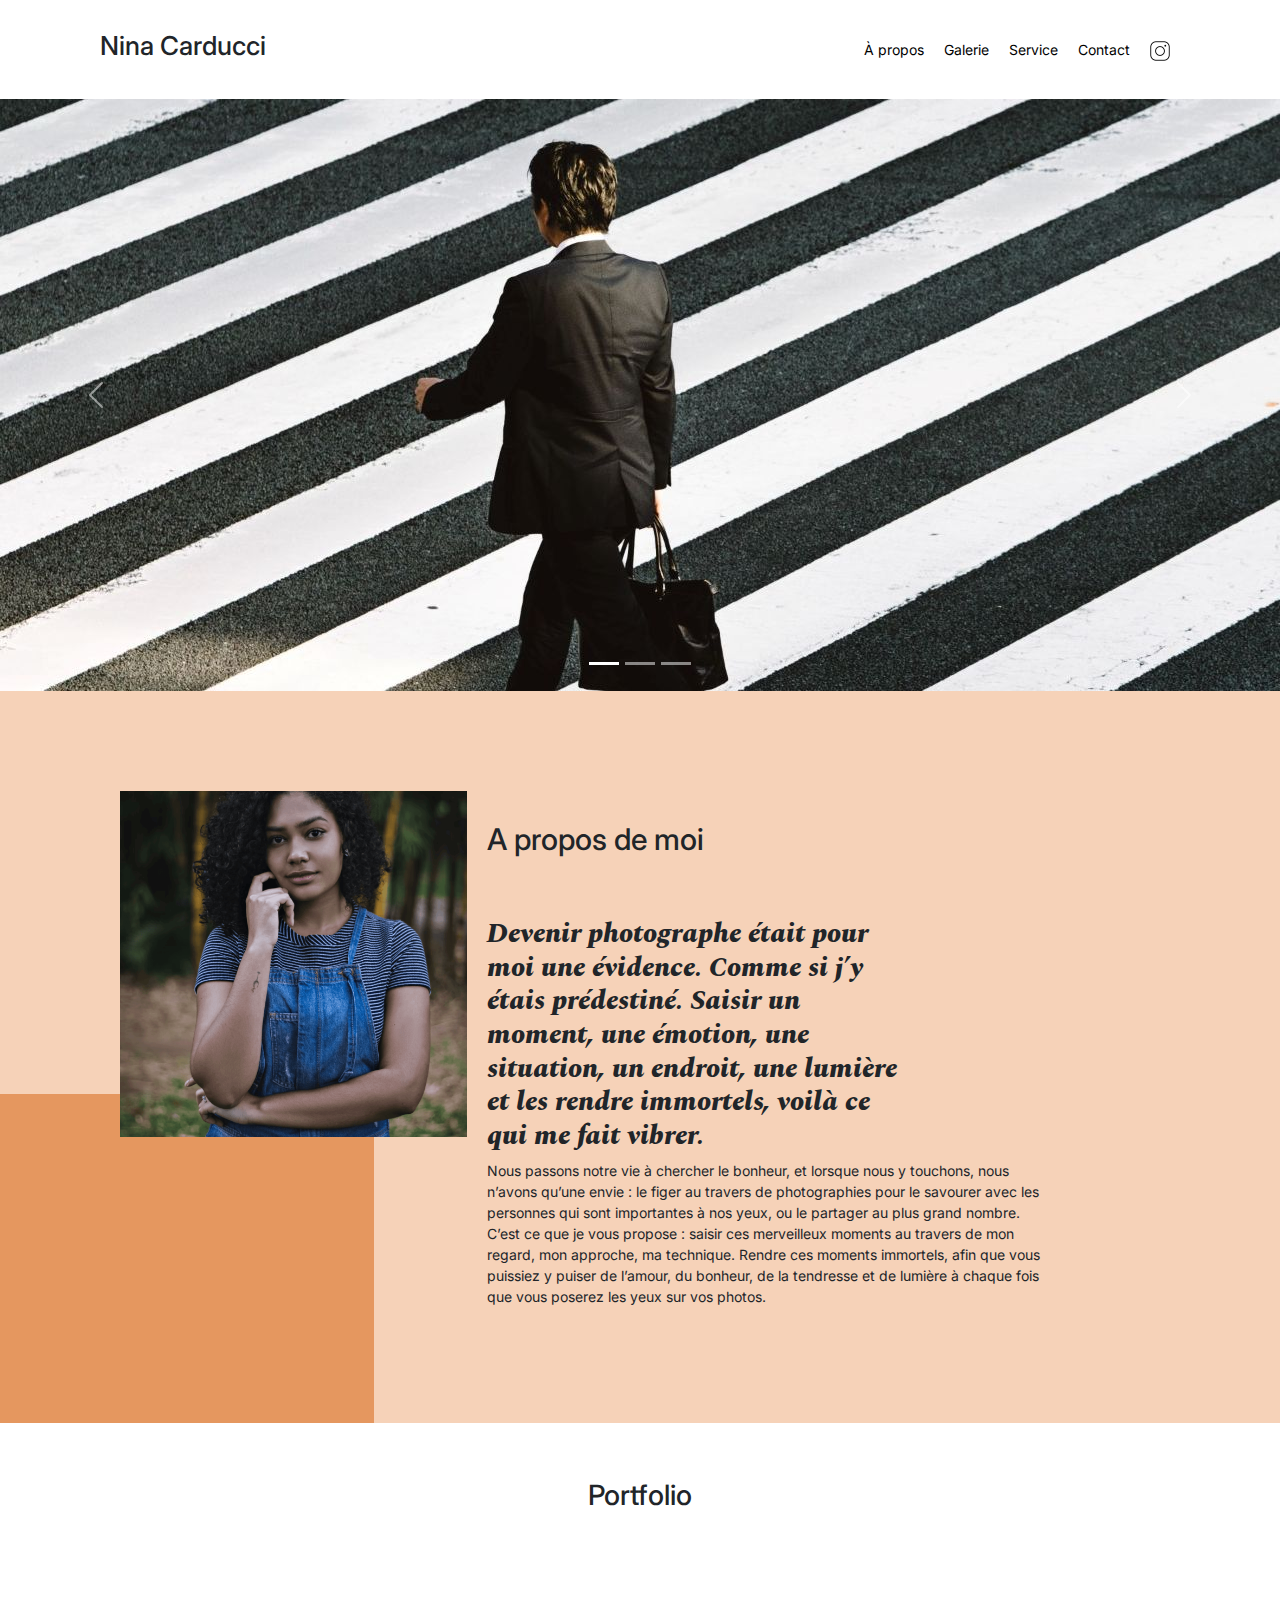
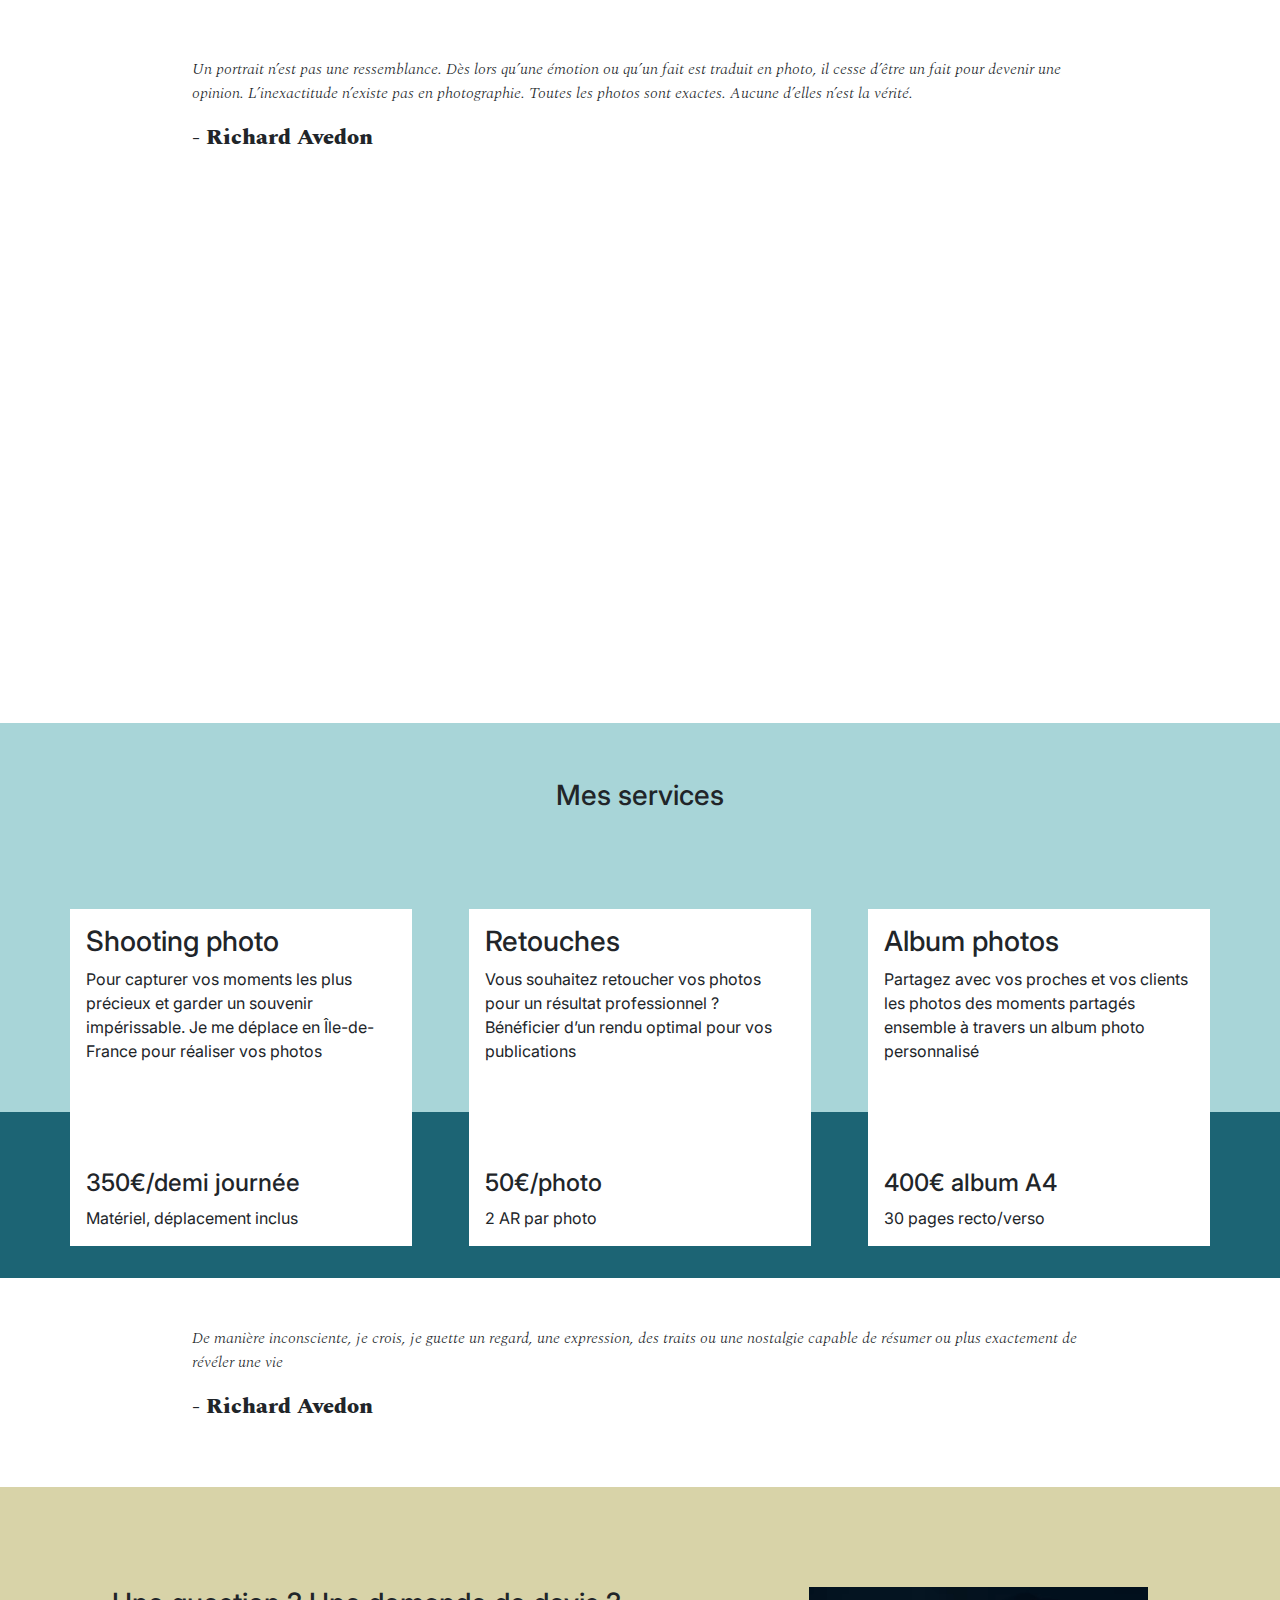
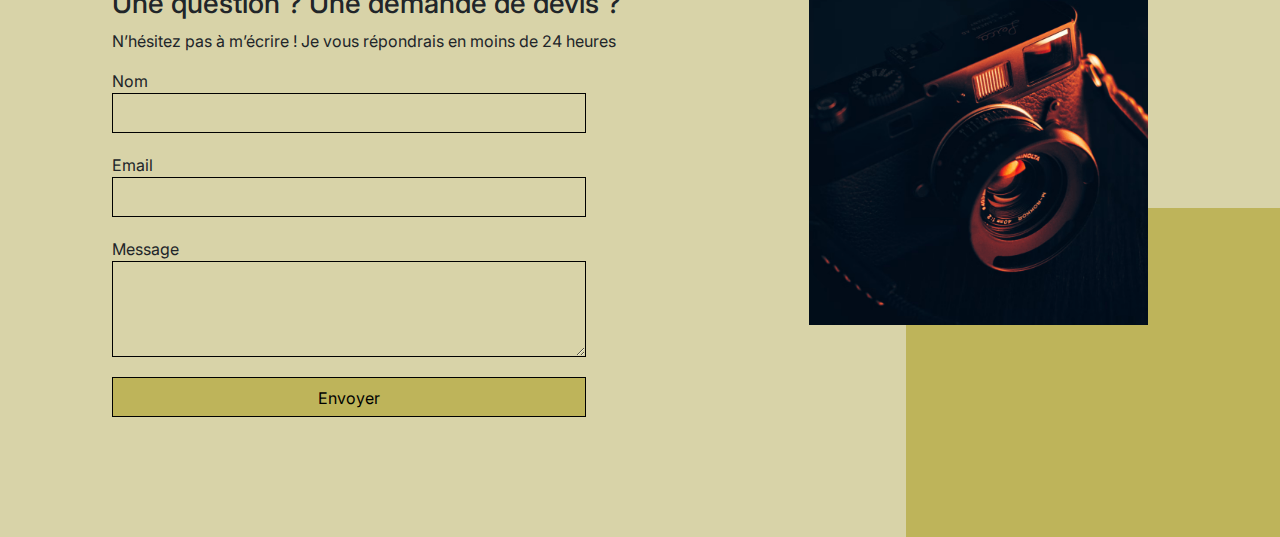
<file: index.html>
<!DOCTYPE html>
<html lang="fr">
<head>
	<meta charset="UTF-8">
	<title>Nina Carducci</title>
	<meta name="description" content="Page d'accueil du Portfolio de la photographe Nina Carducci. Découvrez ses plus belles œuvres et son parcours professionnel.">
	<meta name="keywords" content="Nina Carducci, Shooting photo, retouche, album photo">
	<meta name="author" content="Nica Carducci">
	<meta name="viewport" content="width=device-width, initial-scale=1.0">
	<meta name="twitter:card" content="summary_large_image">
	<meta name="twitter:site" content="@NinaCarducci">
	<meta name="twitter:title" content="Portfolio photo de Nina Carducci">
	<meta name="twitter:description" content="Découvrez les superbes photographies de Nina Carducci dans son portfolio en ligne.">
	<meta name="twitter:image" content="./assets/images/nina.png">
	<meta name="twitter:url" content="Lien du site" />
	<link rel="stylesheet" href="./assets/bootstrap/bootstrap.min.css" async>
	<link rel="stylesheet" href="./assets/style.css">
	<link rel="preconnect" href="https://fonts.googleapis.com">
	<link rel="preconnect" href="https://fonts.gstatic.com" crossorigin>
	<link href="https://fonts.googleapis.com/css2?family=Inter&family=Spectral:ital,wght@0,400;1,300;1,400;1,800&display=swap" rel="stylesheet">
	<script src="./assets/bootstrap/bootstrap.bundle.min.js" async></script>
	<script src="https://code.jquery.com/jquery-3.4.1.min.js" integrity="sha256-CSXorXvZcTkaix6Yvo6HppcZGetbYMGWSFlBw8HfCJo=" crossorigin="anonymous" ></script>
	<script src="./assets/maugallery.js" ></script>
	<script type="module" src="./assets/scripts.js" ></script>
</head>

<body>

<header>
	<h1 class="name">Nina Carducci</h1>
	<nav>  
		<ul>
			<li><a href="#about">À propos</a></li>
			<li><a href="#gallery">Galerie</a></li>
			<li><a href="#services">Service</a></li>
			<li><a href="#contact">Contact</a></li>
			<li><a class="social-link" href="https://www.instagram.com/ninacarducci.photo/?hl=fr" target="_blank"><img src="assets/images/instagram.png" alt="Logo instagram"></a></li>
		</ul>
	</nav> 
</header>

<main>
<div id="carrousel">

	<div id="carouselExampleIndicators" class="carousel slide" data-bs-ride="carousel">
		<div class="carousel-indicators">
			<button type="button" data-bs-target="#carouselExampleIndicators" data-bs-slide-to="0" class="active" aria-current="true" aria-label="Slide 1"></button>
			<button type="button" data-bs-target="#carouselExampleIndicators" data-bs-slide-to="1" aria-label="Slide 2"></button>
			<button type="button" data-bs-target="#carouselExampleIndicators" data-bs-slide-to="2" aria-label="Slide 3"></button>
		</div>
		<div class="carousel-inner">
			<div class="carousel-item active">
				<img src="./assets/images/slider/ryoji-iwata.jpg" class="d-block w-100" alt="Photo 1 du carrousel">
			</div>
			<div class="carousel-item">
				<img src="./assets/images/slider/nicholas-green.jpg" class="d-block w-100" loading="lazy" alt="Photo 2 du carrousel">
			</div>
			<div class="carousel-item">
				<img src="./assets/images/slider/edward-cisneros.jpg" class="d-block w-100" loading="lazy" alt="Photo 3 du carrousel">
			</div>
		</div>
		<button class="carousel-control-prev" type="button" data-bs-target="#carouselExampleIndicators" data-bs-slide="prev">
			<span class="carousel-control-prev-icon" aria-hidden="true"></span>
			<span class="visually-hidden">Previous</span>
		</button>
		<button class="carousel-control-next" type="button" data-bs-target="#carouselExampleIndicators" data-bs-slide="next">
			<span class="carousel-control-next-icon" aria-hidden="true"></span>
			<span class="visually-hidden">Next</span>
		</button>
	</div>
</div>
<div id="about">
	<div class="picture left">
		<img src="./assets/images/nina.png" alt="Portrait de Nina Carducci">
	</div>
	<div id="about-me">
		<h2 class="about-me__title">A propos de moi</h2>
		<h3 class="about-me__introduction">Devenir photographe était pour moi une évidence. Comme si j’y étais prédestiné. Saisir un moment, une émotion, une situation, un endroit, une lumière et les rendre immortels, voilà ce qui me fait vibrer.</h3>
		<p>Nous passons notre vie à chercher le bonheur, et lorsque nous y touchons, nous n’avons qu’une envie : le figer au travers de photographies pour le savourer avec les personnes qui sont importantes à nos yeux, ou le partager au plus grand nombre.
			C’est ce que je vous propose : saisir ces merveilleux moments au travers de mon regard, mon approche, ma technique. Rendre ces moments immortels, afin que vous puissiez y puiser de l’amour, du bonheur, de la tendresse et de lumière à chaque fois que vous poserez les yeux sur vos photos.</p>
	</div>
</div>
<div id="gallery">
	<h3 class="title">Portfolio</h3>
	<div class="container py-3">
		<div class="gallery" style="display: none">
			<img data-gallery-tag="Concert" class="gallery-item" src="./assets/images/gallery/concerts/aaron-paul.jpg" alt="photo de Concert" loading="lazy"/>
			<img data-gallery-tag="Entreprises" class="gallery-item" src="./assets/images/gallery/entreprise/ali-morshedlou.jpg" alt="Portrait d'un homme" loading="lazy"/>
			<img data-gallery-tag="Entreprises" class="gallery-item" src="./assets/images/gallery/entreprise/jason-goodman.jpg" alt="Portrait d'une femme" loading="lazy"/>
			<img data-gallery-tag="Mariages" class="gallery-item" src="./assets/images/gallery/mariage/hannah-busing.jpg" alt="photo de mains lors d'un mariage" loading="lazy"/>
			<img data-gallery-tag="Portrait" class="gallery-item" src="./assets/images/gallery/portraits/ade-tunji.jpg" alt="Portrait d'un homme 2" loading="lazy"/>
			<img data-gallery-tag="Mariages" class="gallery-item" src="./assets/images/gallery/mariage/jakob-owens.jpg" alt="Photo de mariage" loading="lazy"/>
			<img data-gallery-tag="Portrait" class="gallery-item" src="./assets/images/gallery/portraits/nino-van-prattenburg.jpg" alt="Portrait d'une femme 2" loading="lazy"/>
			<img data-gallery-tag="Concert" class="gallery-item" src="./assets/images/gallery/concerts/austin-neill.jpg" alt="Photo d'un artiste pendant un Concert" loading="lazy"/>
			<img data-gallery-tag="Entreprises" class="gallery-item" src="./assets/images/gallery/entreprise/mateus-campos-felipe.jpg" alt="Portrait d'une femme au travail" loading="lazy"/>
		</div>
	</div>
	<div class="quote">
			<blockquote>
				<p class="quote__text">Un portrait n’est pas une ressemblance. Dès lors qu’une émotion ou qu’un fait est traduit en photo, il cesse d’être un fait pour devenir une opinion. L’inexactitude n’existe pas en photographie. Toutes les photos sont exactes. Aucune d’elles n’est la vérité.</p>
				<footer class="quote__author">- Richard Avedon</footer>
			</blockquote>
	</div>
</div>
<div id="services">
	<h3 class="title">Mes services</h3>
	<div class="container">
		<div class="service">
			<div class="service__description">
				<h3>Shooting photo</h3>
				<p>Pour capturer vos moments les plus précieux et garder un souvenir impérissable. Je me déplace en Île-de-France pour réaliser vos photos</p>
			</div>
			<div class="service__price">
				<h4>350€/demi journée</h4>
				<span>Matériel, déplacement inclus</span>
			</div>

		</div>
		<div class="service">
			<div class="service__description">
				<h3>Retouches</h3>
				<p>Vous souhaitez retoucher vos photos pour un résultat professionnel ? Bénéficier d’un rendu optimal pour vos publications</p>
			</div>
			<div class="service__price">
				<h4>50€/photo</h4>
				<span>2 AR par photo</span>
			</div>
		</div>
		<div class="service">
			<div class="service__description">
				<h3>Album photos</h3>
				<p>Partagez avec vos proches et vos clients les photos des moments partagés ensemble à travers un album photo personnalisé</p>
			</div>
			<div class="service__price">
				<h4>400€ album A4</h4>
				<span>30 pages recto/verso</span>
			</div>
		</div>
	</div>
</div>
<div class="quote">
		<blockquote>
			<p class="quote__text">De manière inconsciente, je crois, je guette un regard, une expression, des traits ou une nostalgie capable de résumer ou plus exactement de révéler une vie</p>
			<footer class="quote__author">- Richard Avedon</footer>
		</blockquote>
</div>
</main>

<div id="contact">
	<div class="container">
		<div class="form-container">
			<h3>Une question ? Une demande de devis ?</h3>
			<p> N’hésitez pas à m’écrire ! Je vous répondrais en moins de 24 heures</p>
			<form action="" method="post">
				<label for="nom">Nom</label>
				<input type="text" name="nom" id="nom">
				<label for="email">Email</label>
				<input type="email" name="email" id="email">
				<label for="message">Message</label>
				<textarea name="message" id="message" cols="30" rows="10"></textarea>
				<input type="submit" value="Envoyer"/>
			</form>
		</div>
		<div class="picture right">
			<img src="./assets/images/camera.png" alt="Photo d'un appareil photo">
		</div>
	</div>
</div>
<script type="application/ld+json">
    {
      "@context": "https://schema.org/",
	  "@type": "LocalBusiness",
	  "address": {
	    "@type": "PostalAddress",
	    "streetAddress": "68 avenue Alsace-Lorraine",
	    "addressLocality": "Bordeaux",
	    "postalCode": "33200"
	  },
	  "telephone": "05 56 67 78 89",
	  "openingHoursSpecification": [
	    {
	      "@type": "OpeningHoursSpecification",
	      "dayOfWeek": [
	        "Monday",
	        "Tuesday",
	        "Wednesday",
	        "Thursday",
	        "Friday"
	      ],
	      "opens": "10:00",
	      "closes": "18:00"
	    }
	  ]
	}
</script>
</body>
</html>
</file>
<file: assets/style.css>
body {
	max-width: 1920px;
	margin: auto;
}
* {
	font-family: 'Inter';
	font-style: normal;
}
header {
	background-color: white;
	position: sticky;
	top:0;
	z-index: 1000;
	display: flex;
	justify-content: space-between;
	padding-inline: 100px;
	padding-block: 30px;
	align-items: center;
}
header .name {
	font-size: 26px;
}
nav ul {
	display: flex;
	list-style-type: none;
	font-size: 14px;
	margin-bottom: 0;
}
nav li {
	padding-inline: 10px;
}

nav a {
	text-decoration: none;
	color: #000
}

.social-link img {
	width: 20px;
}

#about {
	display: flex;
	background-color: #F6D2B8;
	padding-inline: 100px;
	padding-block: 100px;
	position: relative;
}
.picture.left::before {
	content: ' ';
	background-color: #E5975F;
	width: 374px;
	height: 329px;
	position: absolute;
	bottom: 0;
	left: 0;
	z-index: -1;
}
.picture {
	flex: 1;
	margin: 0 20px;
	z-index: 0;
}
.picture img {
	width: 100%;
}
#about-me {
	flex: 2
}
.about-me__title {
	margin-top: 1em;
	margin-bottom: 60px;
	font-size: 30px;
}
.about-me__introduction {
	font-family: 'Spectral', 'Arial', sans-serif;
	font-weight: 800;
	font-style: italic;
	width: 60%;
}
#about-me p {
	width: 80%;
	font-size: 14px;
}
#gallery {
		min-height: 100vh; 
}
.title{
	text-align: center;
	padding-block: 2em;
}
.gallery nav {
	justify-content: center;
}
.nav-pills .nav-link.active, .nav-pills .show > .nav-link {
	color: black;
	background-color: #BEB45A;
	border-radius:0 ;
}
.nav-pills .nav-link {
	color: #000
}
.item-column {
	position: relative;
	margin-bottom: 0 !important;
	padding: 0;
}
.item-column::after{
	content: "";
	display: block;
	padding-bottom: 100%;

}
.gallery-item {
	position: absolute;
	width: 100%;
	height: 100%;
	object-fit: cover;
	padding: .5em;
}
.mg-prev, .mg-next {
	width: 30px;
	height: 30px;
	border-radius: 00%;
	justify-content: center;
	align-items: center;
	display: flex;
	font-size: 24px;
}
.quote {
	font-family: 'Spectral', 'Arial', sans-serif;
	font-style: italic;
	width: 70%;
	margin: auto;
	padding-block: 3em;
}
.quote__text {
	font-family: 'Spectral', 'Arial', sans-serif;
	font-style: italic;
	font-weight: 300;
}
.quote__author {
	font-family: 'Spectral', 'Arial', sans-serif;
	font-weight: 800;
	font-size: 22px;
}
#services {
	margin: auto;
	background-color: #A8D5D8 ;
	position: relative;
}
#services .container::before{
	content: ' ';
	background-color: #1C6474;
	position: absolute;
	width: 100%;
	height: 30%;
	bottom: 0;
	left: 0;
	z-index: 0;
}
#services .container {
	justify-content: space-between;
	display: flex;
	padding : 2em 0;
}

.service {
	background-color: white;
	max-width: 390px;
	width: 30%;
	height: 337px;
	padding: 1em;
	display: flex;
	flex-direction: column;
	justify-content: space-between;
	z-index: 1;
}
#contact {
	margin: auto;
	background-color: #D8D3A8 ;
	position: relative;
	padding-inline: 100px;
	padding-block: 100px;
}
#contact .container {
	display: flex;
}
.picture.right::before {
	content: ' ';
	background-color: #BEB45A;
	width: 374px;
	height: 329px;
	position: absolute;
	bottom: 0;
	right: 0;
	z-index: -1;
}
.form-container {
	flex : 2;

}
form {
	display: flex;
	flex-direction: column;
	width: 70%;
	align-items: flex-start;
}

form input {
	width: 100%;
	background-color: transparent;
	border: solid 1px;
	height: 2.5em;
	margin-bottom: 20px;
}
form textarea {
	width: 100%;
	background-color: transparent;
	border: solid 1px;
	height: 5em;
	line-height: 2.5em;
	font-size: 1.2em;
	margin-bottom: 20px;
}
input[type="submit"] {
	background-color: #BEB45A;
	padding: .5em 1em
}
@media all and (max-width: 1180px) {
	.picture {
		flex : 2;
	}
	#about, #contact .container {
		align-items: center;
	}
	.about-me__title {
		margin-top: 0;
		margin-bottom: 1em;
	}
	#about-me h6, #about-me p {
		width: 100%;
	}
}
@media all and (max-width: 1000px) {
	#about{
		flex-direction: column;
	}
	.picture {
		width: 50%;
	}
	.picture.left::before {
		width: 100%;
		height: 30%;
		position: absolute;
		bottom: auto;
		top: 0;
		left: 0;
		z-index: -1;
	}
	.about-me__title{
		text-align: center;
		margin-top: 1em;
	}
	#services .container {
		flex-direction: column;
	}
	.service {
		width: 100%;
		max-width: 100%;
		height: auto;
		margin: 2em 0
	}
	.service__description{
		margin-bottom: 1em;
	}
	#services .container::before{
		width: 30%;
		height: 100%;
		bottom: 0;
		right: 0;
		left: auto;
		z-index: 0;
	}
	#contact .container {
		flex-direction: column;
	}
	#contact .picture.right {
		margin-top: 1em;
	}
	.picture.right::before {
		width: 100%;
		height: 30%;
		position: absolute;
		bottom: 0;
		right: 0;
		z-index: -1;
	}
}
@media all and (max-width: 650px) {
	header {
		flex-direction: column;
		padding-inline: 0;
	}
	header .nav, header .nav ul {
		width: 100%;
		padding: 0 0 0 0;
	}
	header .nav li {
		flex: 1;
		padding-block: 1em;
		text-align: center;
	}
	.picture.left::before, .picture.right::before {
		height: 150px;
	}
	#services .container {
		align-items: center;
	}
	.service {
		max-width: 90%;
	}
	#about, #contact {
		padding-inline: 2em;
		padding-block: 2em;
	}
	form {
		width: 100%;
	}
	.picture {
		width: 80%;
	}
}
</file>
